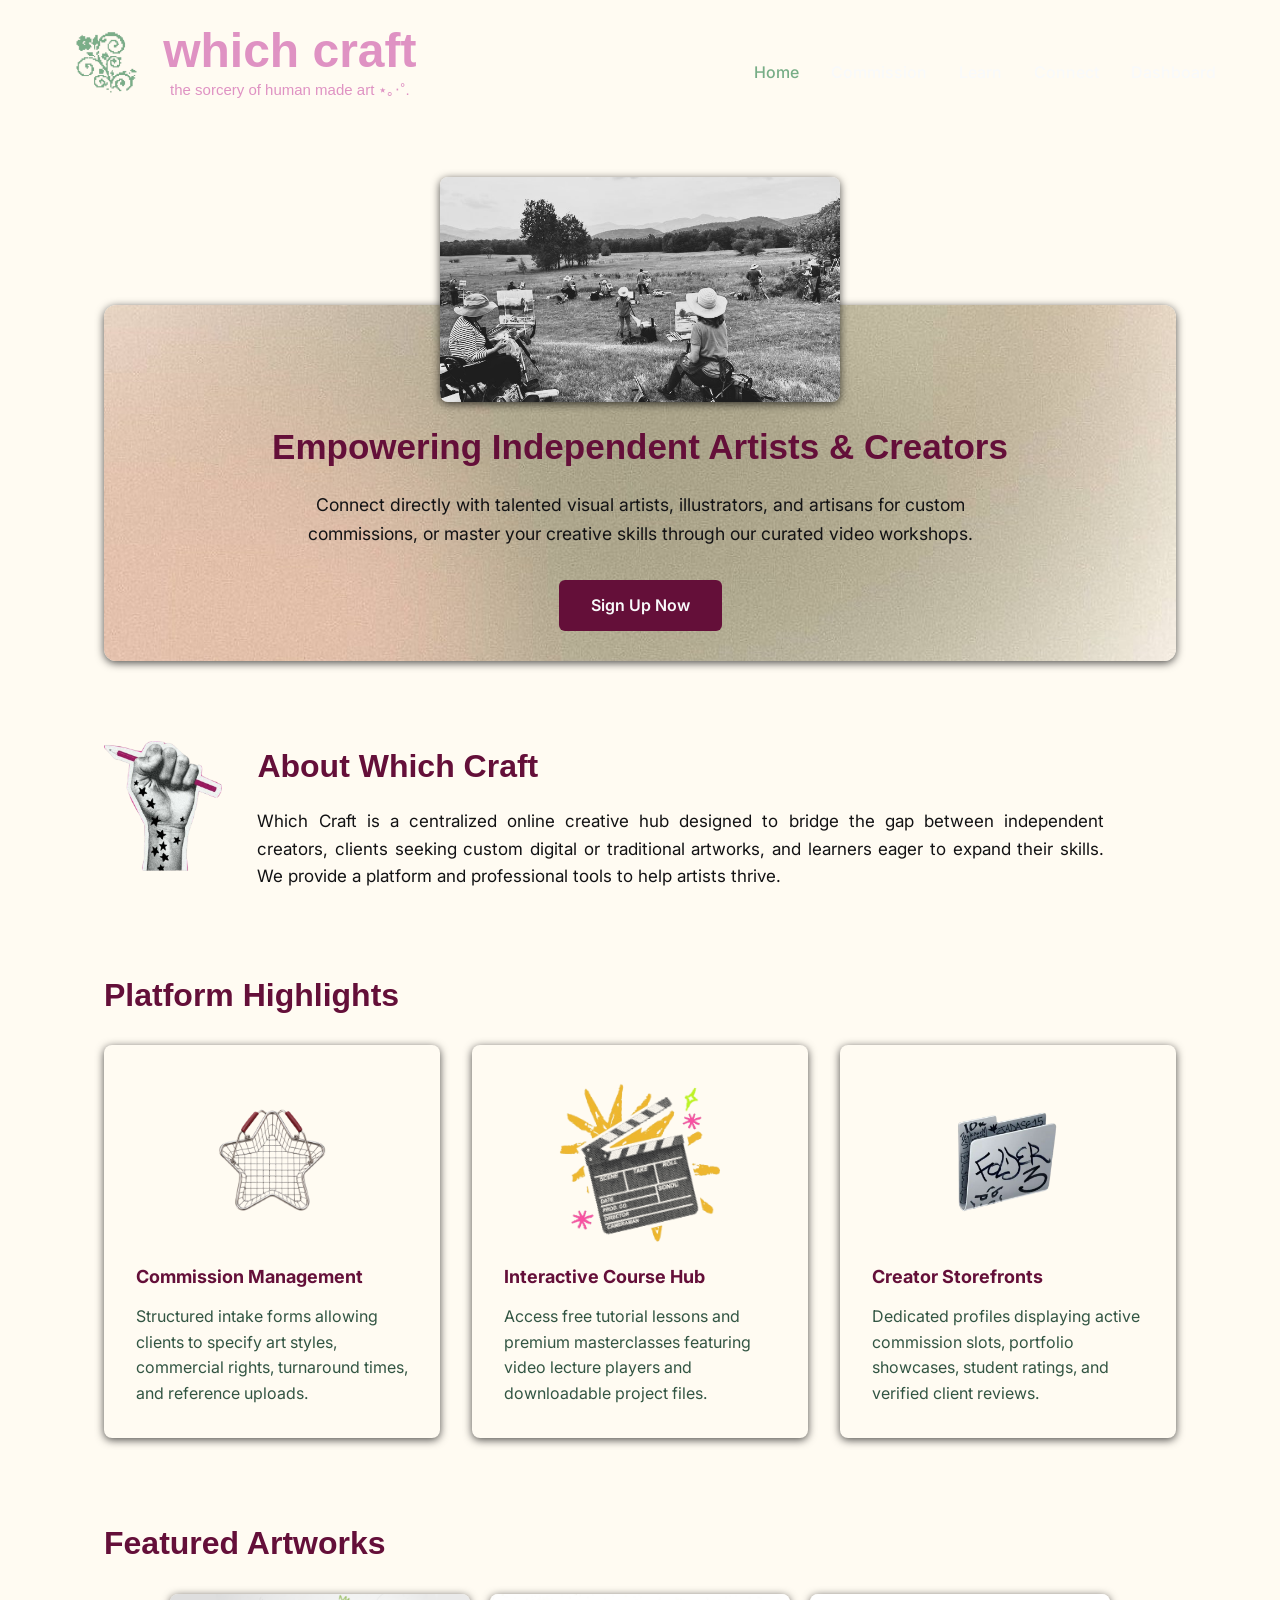
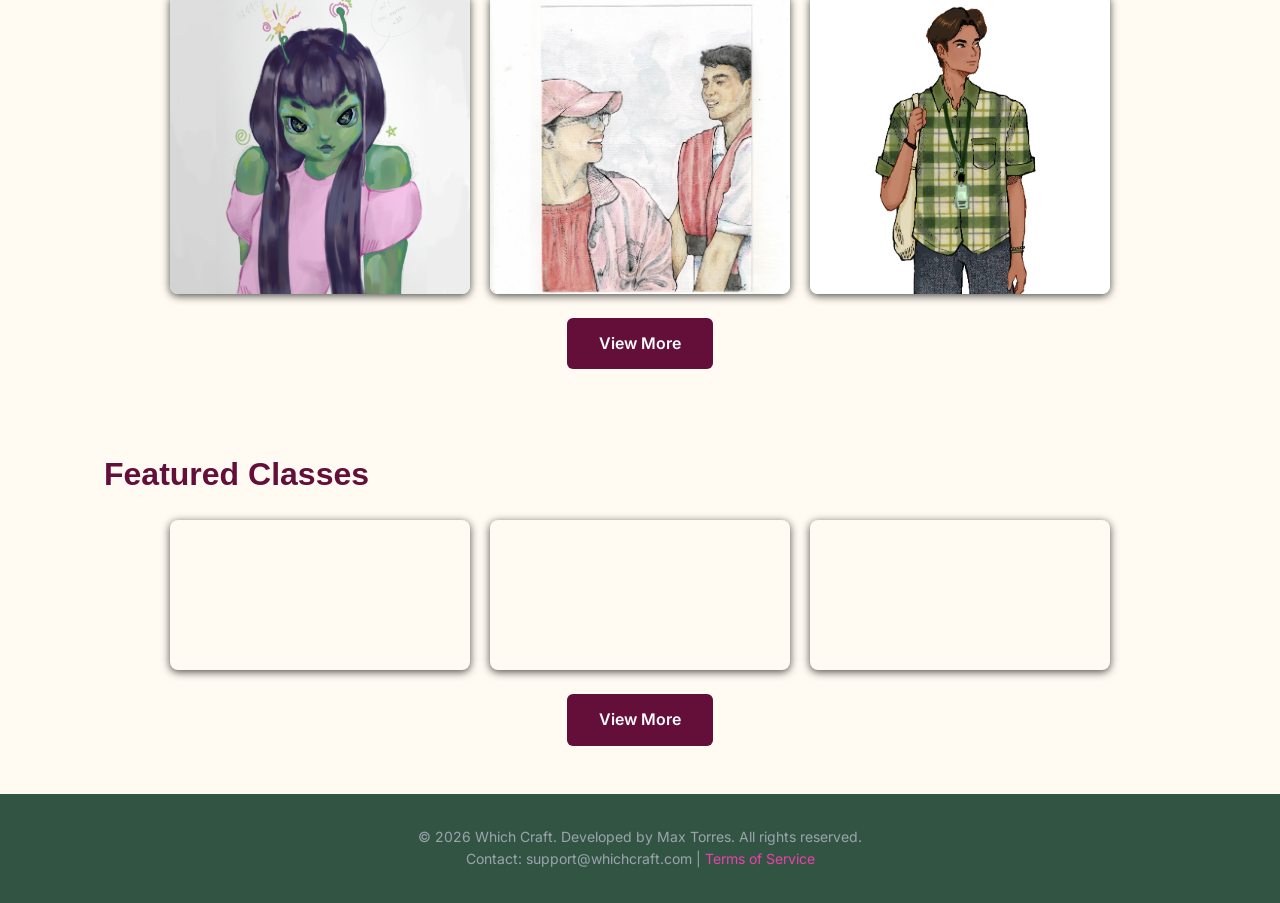
<file: index.html>
<!DOCTYPE html>
<html lang="en">
<head>
    <meta charset="UTF-8">
    <meta name="viewport" content="width=device-width, initial-scale=1.0">
    <title>Which Craft</title>
    
    <link rel="preconnect" href="https://fonts.googleapis.com">
    <link rel="preconnect" href="https://fonts.gstatic.com" crossorigin>
    <link href="https://fonts.googleapis.com/css2?family=Inter:ital,opsz,wght@0,14..32,100..900;1,14..32,100..900&family=Montserrat:ital,wght@0,100..900;1,100..900&display=swap" rel="stylesheet">

    <link rel="preconnect" href="https://fonts.googleapis.com">
    <link rel="preconnect" href="https://fonts.gstatic.com" crossorigin>
    <link href="https://fonts.googleapis.com/css2?family=Inter:ital,opsz,wght@0,14..32,100..900;1,14..32,100..900&family=Montserrat:ital,wght@0,100..900;1,100..900&family=Redaction+35:ital,wght@0,400;0,700;1,400&display=swap" rel="stylesheet">

    <link rel="stylesheet" href="css/style.css">
</head>

<body>
    <header>

        <div class="container">
            <img src="images/pixel.png" height="70" alt="which craft logo">
            <div class="words">
                <div class="logo">which craft</div>
                <p>the sorcery of human made art ⋆｡‧˚.</p>
            </div>
        </div>

        <nav>
            <ul>
                <li><a href="index.html" class="active">Home</a></li>
                <li><a href="commission.html">Commission</a> <!--hire an artist, scroll through portfolios and then message them--></li>
                <li><a href="learn.html">Learn</a> <!--learn from an artist (watch their offered courses)--></li>
                <li><a href="connect.html">Connect</a></li> <!--join the community (set up your account as an artist)--></li>
                <li><a href="dashboard.html">Dashboard</a> <!--manage your comissions, orders, or courses, and profile--></li>
            </ul>
        </nav>

    </header>

    <!-- Main Content -->
    <main>
        
        <!-- hero section -->
        <section class="hero">
            <img src="images/artists.jpg" alt="image of artists" class="hero-img">
            <h1>Empowering Independent Artists & Creators</h1>
            <p>Connect directly with talented visual artists, illustrators, and artisans for custom commissions, or master your creative skills through our curated video workshops.</p>
            <a href="connect.html" class="cta-button">Sign Up Now</a>
        </section>
        

        <!-- business overview? -->
        <section class="about">
            <img src="images/moxie.png" alt="hand icon" class="about-img">
            <h2>About Which Craft</h2>
                <p>Which Craft is a centralized online creative hub designed to bridge the gap between independent creators, clients seeking custom digital or traditional artworks, and learners eager to expand their skills. We provide a platform and professional tools to help artists thrive.</p>
            </section>
        

        <section class="highlights">

            <h2>Platform Highlights</h2>

            <div class="feature-grid">
                <div class="feature-card card1">
                    <img src="images/star-basket.png" alt="basket icon" class="card1-img">
                    <h3>Commission Management</h3>
                    <p>Structured intake forms allowing clients to specify art styles, commercial rights, turnaround times, and reference uploads.</p>
                </div>

                <div class="feature-card card2">
                    <img src="images/clapper.png" alt="courses icon" class="card2-img">
                    <h3>Interactive Course Hub</h3>
                    <p>Access free tutorial lessons and premium masterclasses featuring video lecture players and downloadable project files.</p>
                </div>

                <div class="feature-card card3">
                    <img src="images/folder.png" alt="storefront icon" class="card3-img">
                    <h3>Creator Storefronts</h3>
                    <p>Dedicated profiles displaying active commission slots, portfolio showcases, student ratings, and verified client reviews.</p>
                </div>
            </div>
        </section>
        

        <section class="gallery-preview">
            <h2>Featured Artworks</h2>
            <div class="gallery">
                <figure class="artwork-card">
                    <img src="images/matchaaa.png" alt="Digital illustration showcase." class="img1">
                    <figcaption class="artwork-caption">
                        <span class="artwork-title">Matcha</span>
                        <span class="artwork-medium">mixed: trad lineart and digi rendering.</span>
                        <span class="artwork-artist">by max</span>
                    </figcaption>
                </figure>

                <figure class="artwork-card">
                    <img src="images/date.jpg" alt="Digital illustration showcase." class="img2">
                    <figcaption class="artwork-caption">
                        <span class="artwork-title">Afternoon Date</span>
                        <span class="artwork-medium">trad: watercolor, pens, colored pencils</span>
                        <span class="artwork-artist">by max</span>
                    </figcaption>
                </figure>

                <figure class="artwork-card">
                    <img src="images/moreno.png" alt="Digital illustration showcase." class="img3">
                    <figcaption class="artwork-caption">
                        <span class="artwork-title">Campus Walk</span>
                        <span class="artwork-medium">mixed: trad lineart and digi rendering.</span>
                        <span class="artwork-artist">by max</span>
                    </figcaption>
                </figure>
            </div>

            <div class="view-more">
                <a href="commission.html" class="cta-button view-more-btn">View More</a>
            </div>
        </section>


        <section class="course-preview">
            <h2>Featured Classes</h2>
            <div class="course">
                <iframe width="560" height="315" src="https://www.youtube.com/embed/XeIR7P82aPU?si=596kWppinb40qCy3" title="YouTube video player" frameborder="0" allow="accelerometer; autoplay; clipboard-write; encrypted-media; gyroscope; picture-in-picture; web-share" referrerpolicy="strict-origin-when-cross-origin" allowfullscreen></iframe>
                <iframe width="560" height="315" src="https://www.youtube.com/embed/UOC8ISSbFx0?si=-0Y8C9B5GnZvWqfp" title="YouTube video player" frameborder="0" allow="accelerometer; autoplay; clipboard-write; encrypted-media; gyroscope; picture-in-picture; web-share" referrerpolicy="strict-origin-when-cross-origin" allowfullscreen></iframe>
                <iframe width="560" height="315" src="https://www.youtube.com/embed/iOkqWYNOjJY?si=_VaJUX1a1qQ-y8oq" title="YouTube video player" frameborder="0" allow="accelerometer; autoplay; clipboard-write; encrypted-media; gyroscope; picture-in-picture; web-share" referrerpolicy="strict-origin-when-cross-origin" allowfullscreen></iframe>
            </div>

            <div class="view-more">
                <a href="learn.html" class="cta-button view-more-btn">View More</a>
            </div>

        </section>

    </main>

    <footer>
        <p>&copy; 2026 Which Craft. Developed by Max Torres. All rights reserved.</p>
        <p>Contact: support@whichcraft.com | <a href="#">Terms of Service</a></p>
    </footer>


</body>









</html>
</file>
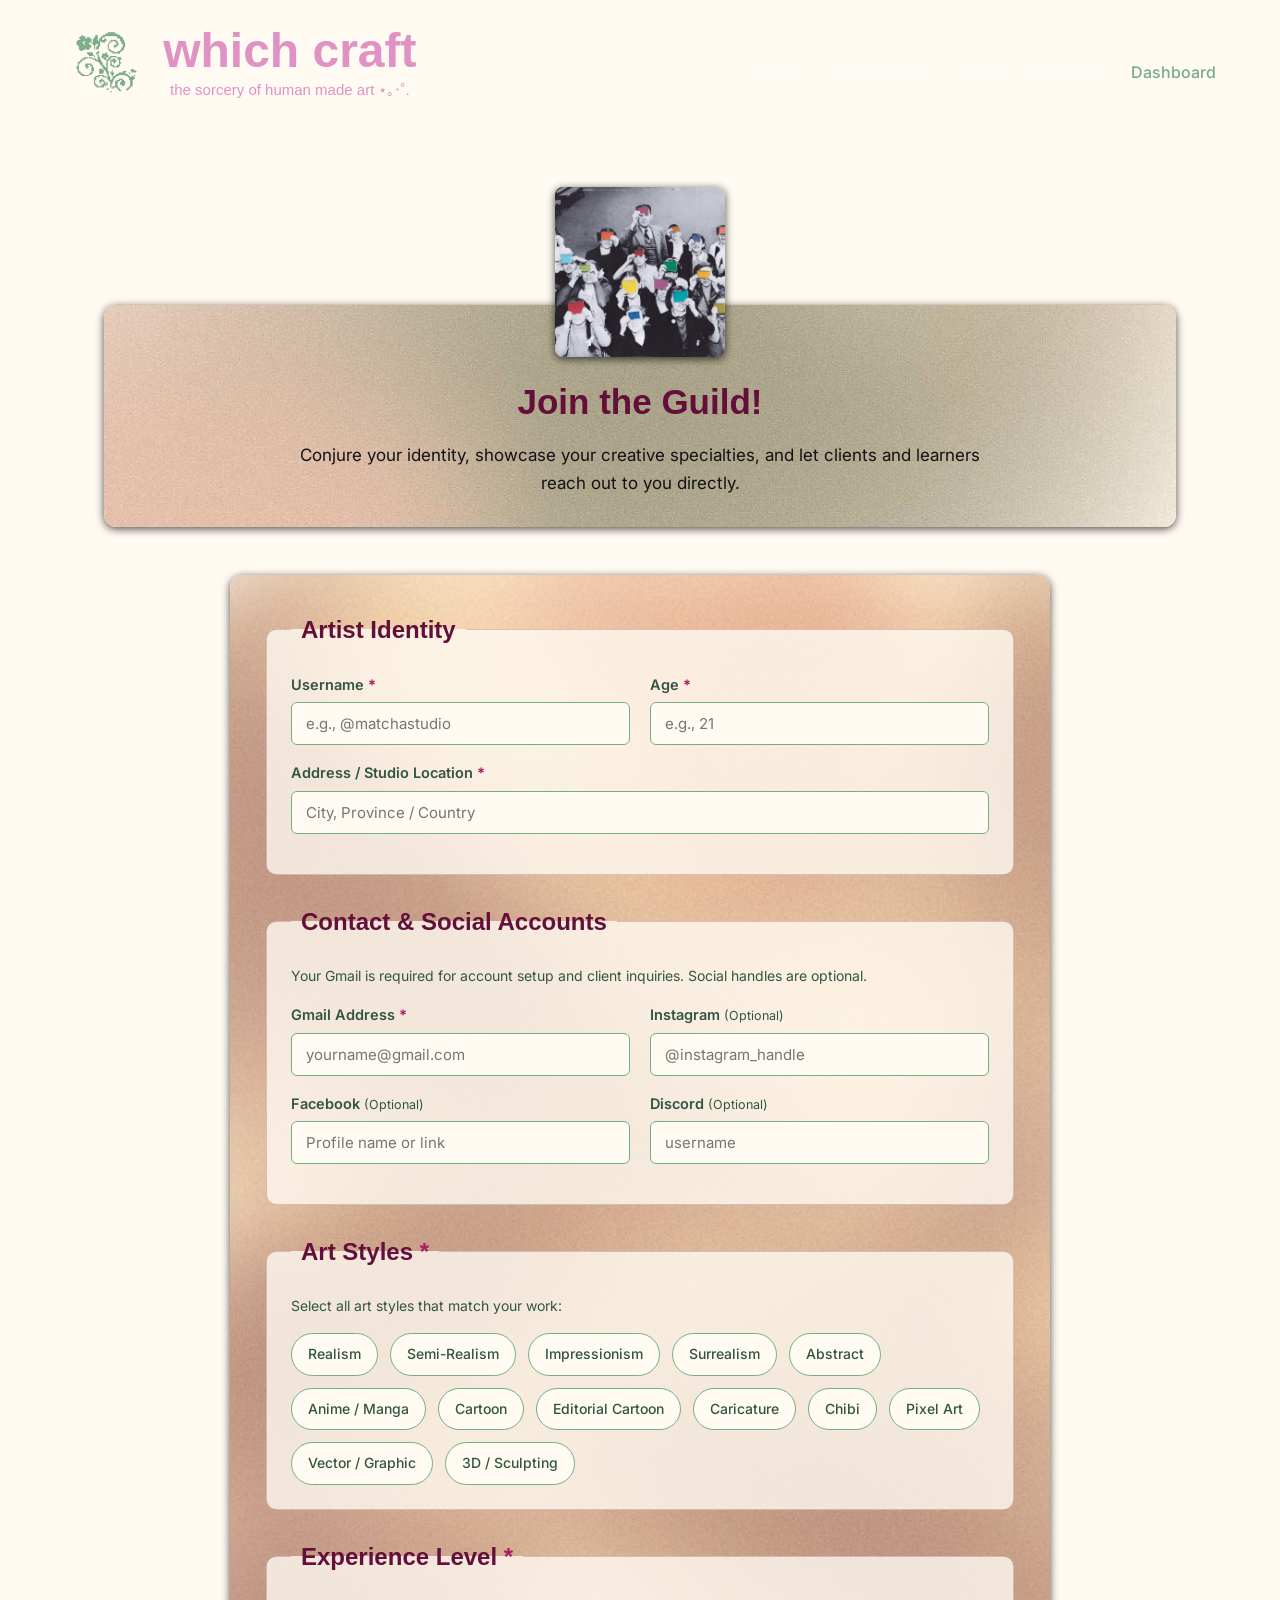
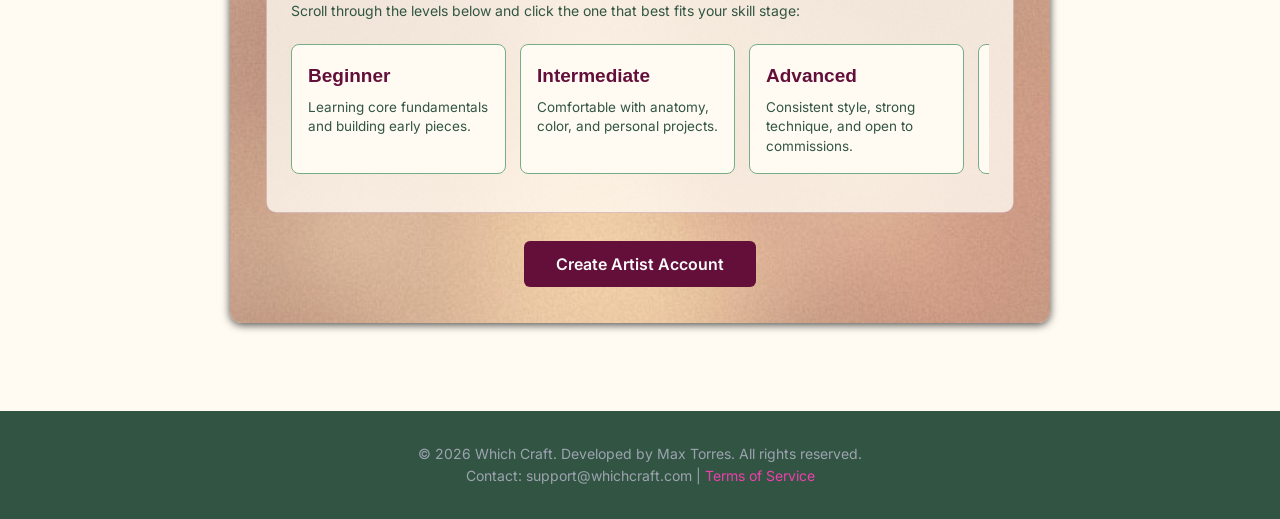
<file: connect.html>
<!DOCTYPE html>
<html lang="en">
<head>
    <meta charset="UTF-8">
    <meta name="viewport" content="width=device-width, initial-scale=1.0">
    <title>Connect — Which Craft</title>

    <link rel="preconnect" href="https://fonts.googleapis.com">
    <link rel="preconnect" href="https://fonts.gstatic.com" crossorigin>
    <link href="https://fonts.googleapis.com/css2?family=Inter:ital,opsz,wght@0,14..32,100..900;1,14..32,100..900&family=Montserrat:ital,wght@0,100..900;1,100..900&family=Redaction+35:ital,wght@0,400;0,700;1,400&display=swap" rel="stylesheet">

    <link rel="stylesheet" href="css/style.css">
    <link rel="stylesheet" href="css/connect.css">
</head>


<body>
    <header>
        <div class="container">
            <img src="images/pixel.png" height="70" alt="which craft logo">
            <div class="words">
                <div class="logo">which craft</div>
                <p>the sorcery of human made art ⋆｡‧˚.</p>
            </div>
        </div>

        <nav>
            <ul>
                <li><a href="index.html">Home</a></li>
                <li><a href="commission.html">Commission</a></li>
                <li><a href="learn.html">Learn</a></li>
                <li><a href="connect.html">Connect</a></li>
                <li><a href="dashboard.html" class="active">Dashboard</a></li>
            </ul>
        </nav>
    </header>

    <main>
        <section class="connect-hero">
            <img src="images/crowd.jpg" alt="crowd" class="connect-hero-img">
            <h1>Join the Guild!</h1>
            <p>Conjure your identity, showcase your creative specialties, and let clients and learners reach out to you directly.</p>
            
        </section>

        <section class="signup-section">
            <form class="artist-form" action="#" method="post">

                <!-- Basic Artist Information -->
                <fieldset class="form-group-block">
                    <legend>Artist Identity</legend>

                    <div class="form-row">
                        <div class="form-field">
                            <label for="artistUsername">Username <span class="required">*</span></label>
                            <input type="text" id="artistUsername" name="username" placeholder="e.g., @matchastudio" required>
                        </div>

                        <div class="form-field">
                            <label for="artistAge">Age <span class="required">*</span></label>
                            <input type="number" id="artistAge" name="age" min="13" max="120" placeholder="e.g., 21" required>
                        </div>
                    </div>

                    <div class="form-field">
                        <label for="artistAddress">Address / Studio Location <span class="required">*</span></label>
                        <input type="text" id="artistAddress" name="address" placeholder="City, Province / Country" required>
                    </div>
                </fieldset>

                <!-- Contact & Social Accounts -->
                <fieldset class="form-group-block">
                    <legend>Contact & Social Accounts</legend>
                    <p class="field-hint">Your Gmail is required for account setup and client inquiries. Social handles are optional.</p>

                    <div class="form-row">
                        <div class="form-field">
                            <label for="artistGmail">Gmail Address <span class="required">*</span></label>
                            <input type="email" id="artistGmail" name="gmail" placeholder="yourname@gmail.com" pattern=".+@gmail\.com" title="Please enter a valid @gmail.com address" required>
                        </div>

                        <div class="form-field">
                            <label for="artistInstagram">Instagram <span class="optional">(Optional)</span></label>
                            <input type="text" id="artistInstagram" name="instagram" placeholder="@instagram_handle">
                        </div>
                    </div>

                    <div class="form-row">
                        <div class="form-field">
                            <label for="artistFacebook">Facebook <span class="optional">(Optional)</span></label>
                            <input type="text" id="artistFacebook" name="facebook" placeholder="Profile name or link">
                        </div>

                        <div class="form-field">
                            <label for="artistDiscord">Discord <span class="optional">(Optional)</span></label>
                            <input type="text" id="artistDiscord" name="discord" placeholder="username">
                        </div>
                    </div>
                </fieldset>

                <!-- Art Styles (Checkbox Options Only) -->
                <fieldset class="form-group-block">
                    <legend>Art Styles <span class="required">*</span></legend>
                    <p class="field-hint">Select all art styles that match your work:</p>

                    <div class="style-options">
                        <label class="style-chip">
                            <input type="checkbox" name="artstyles" value="realism">
                            <span>Realism</span>
                        </label>

                        <label class="style-chip">
                            <input type="checkbox" name="artstyles" value="semi-realism">
                            <span>Semi-Realism</span>
                        </label>

                        <label class="style-chip">
                            <input type="checkbox" name="artstyles" value="impressionism">
                            <span>Impressionism</span>
                        </label>
                        
                        <label class="style-chip">
                            <input type="checkbox" name="artstyles" value="surrealism">
                            <span>Surrealism</span>
                        </label>
                        
                        <label class="style-chip">
                            <input type="checkbox" name="artstyles" value="abstract">
                            <span>Abstract</span>
                        </label>
                        
                        <label class="style-chip">
                            <input type="checkbox" name="artstyles" value="anime">
                            <span>Anime / Manga</span>
                        </label>

                        <label class="style-chip">
                            <input type="checkbox" name="artstyles" value="cartoon">
                            <span>Cartoon</span>
                        </label>
                        
                        <label class="style-chip">
                            <input type="checkbox" name="artstyles" value="edcart">
                            <span>Editorial Cartoon</span>
                        </label>

                        <label class="style-chip">
                            <input type="checkbox" name="artstyles" value="caricature">
                            <span>Caricature</span>
                        </label>
                        
                        <label class="style-chip">
                            <input type="checkbox" name="artstyles" value="chibi">
                            <span>Chibi</span>
                        </label>

                        <label class="style-chip">
                            <input type="checkbox" name="artstyles" value="pixel-art">
                            <span>Pixel Art</span>
                        </label>

                        <label class="style-chip">
                            <input type="checkbox" name="artstyles" value="vector">
                            <span>Vector / Graphic</span>
                        </label>

                        <label class="style-chip">
                            <input type="checkbox" name="artstyles" value="3d">
                            <span>3D / Sculpting</span>
                        </label>
                    </div>
                </fieldset>

                <!-- Experience Level (Scrollable Option Selector) -->
                <fieldset class="form-group-block">
                    <legend>Experience Level <span class="required">*</span></legend>
                    <p class="field-hint">Scroll through the levels below and click the one that best fits your skill stage:</p>

                    <div class="level-scroller" role="radiogroup" aria-label="Experience Level">
                        <label class="level-option">
                            <input type="radio" name="experience" value="beginner" required>
                            <div class="level-card">
                                <strong>Beginner</strong>
                                <span>Learning core fundamentals and building early pieces.</span>
                            </div>
                        </label>

                        <label class="level-option">
                            <input type="radio" name="experience" value="intermediate">
                            <div class="level-card">
                                <strong>Intermediate</strong>
                                <span>Comfortable with anatomy, color, and personal projects.</span>
                            </div>
                        </label>

                        <label class="level-option">
                            <input type="radio" name="experience" value="advanced">
                            <div class="level-card">
                                <strong>Advanced</strong>
                                <span>Consistent style, strong technique, and open to commissions.</span>
                            </div>
                        </label>

                        <label class="level-option">
                            <input type="radio" name="experience" value="experienced">
                            <div class="level-card">
                                <strong>Experienced</strong>
                                <span>Track record of completed client work and custom orders.</span>
                            </div>
                        </label>

                        <label class="level-option">
                            <input type="radio" name="experience" value="professional">
                            <div class="level-card">
                                <strong>Professional</strong>
                                <span>Commercial / industry experience or teaching masterclasses.</span>
                            </div>
                        </label>
                    </div>
                </fieldset>

                <div class="form-actions">
                    <button type="submit" class="cta-button">Create Artist Account</button>
                </div>

            </form>
        </section>
    </main>

    <footer>
        <p>&copy; 2026 Which Craft. Developed by Max Torres. All rights reserved.</p>
        <p>Contact: support@whichcraft.com | <a href="#">Terms of Service</a></p>
    </footer>

</body>
</html>
</file>
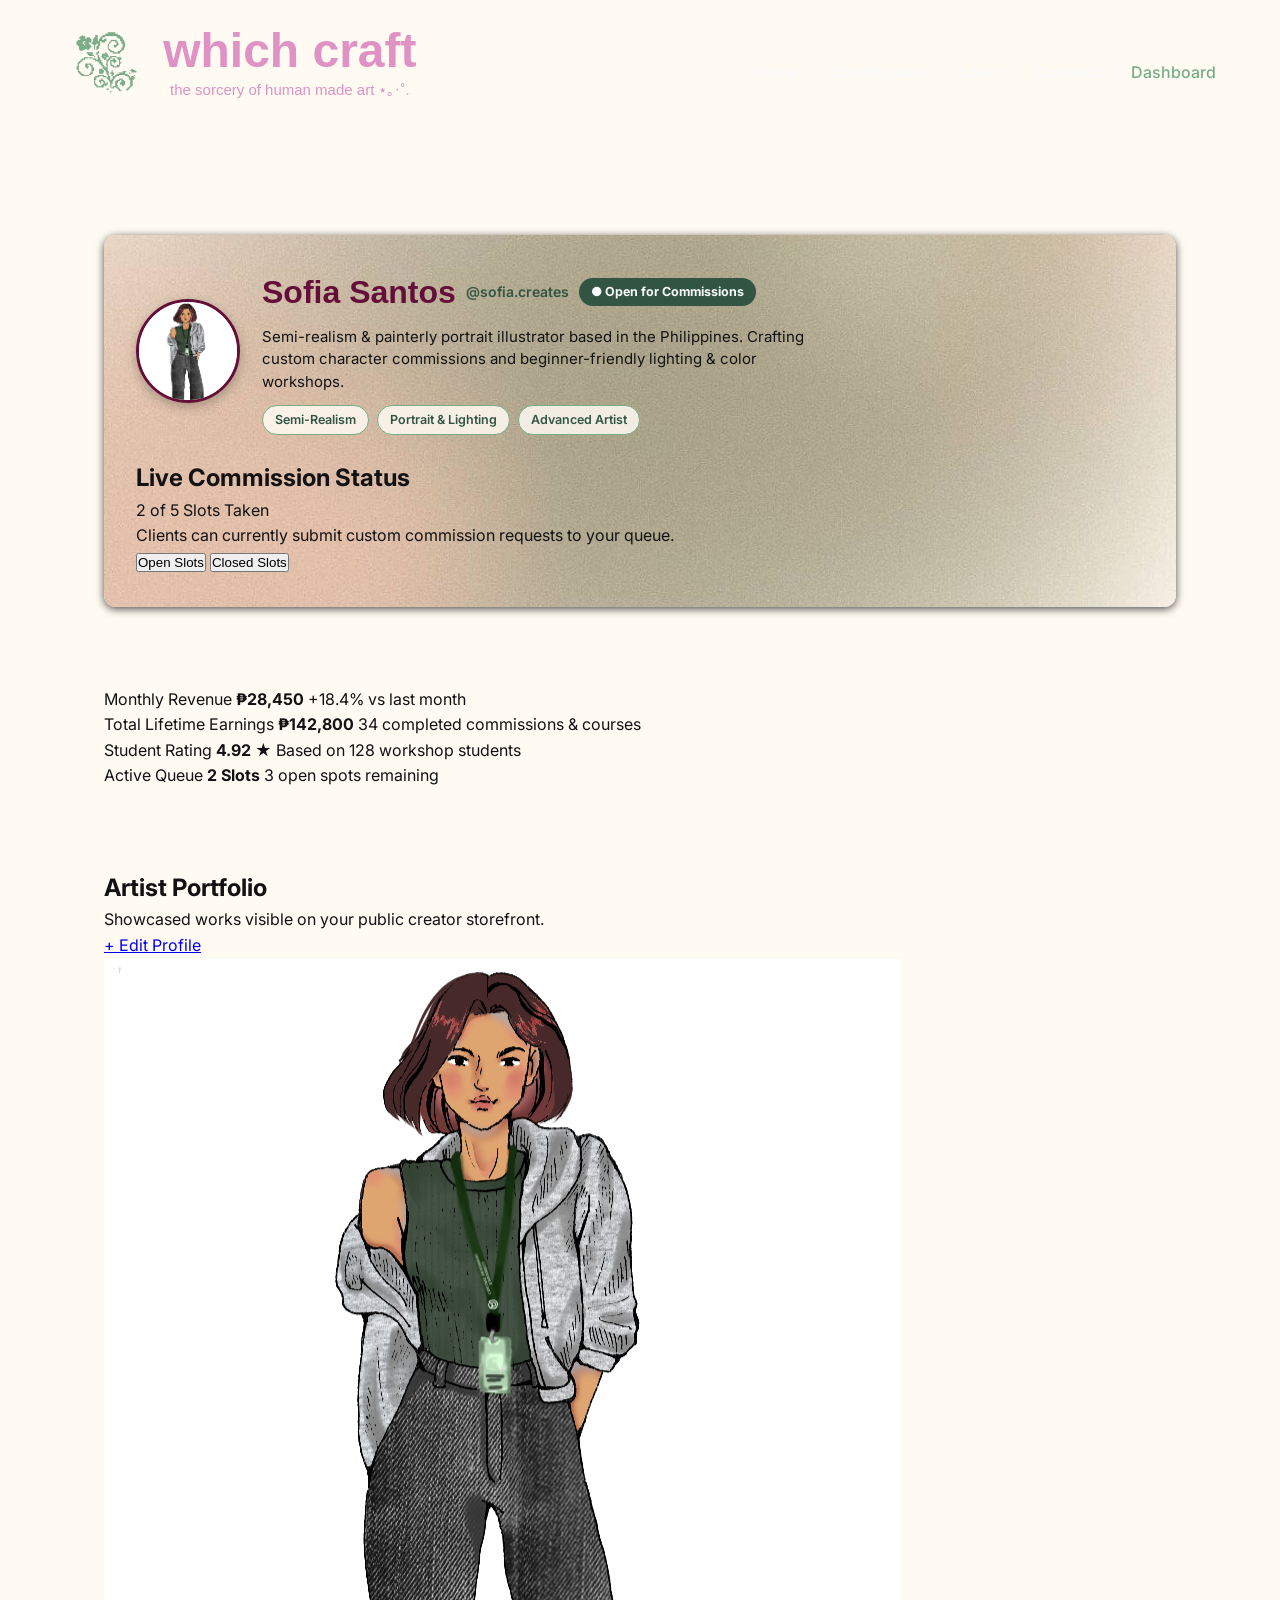
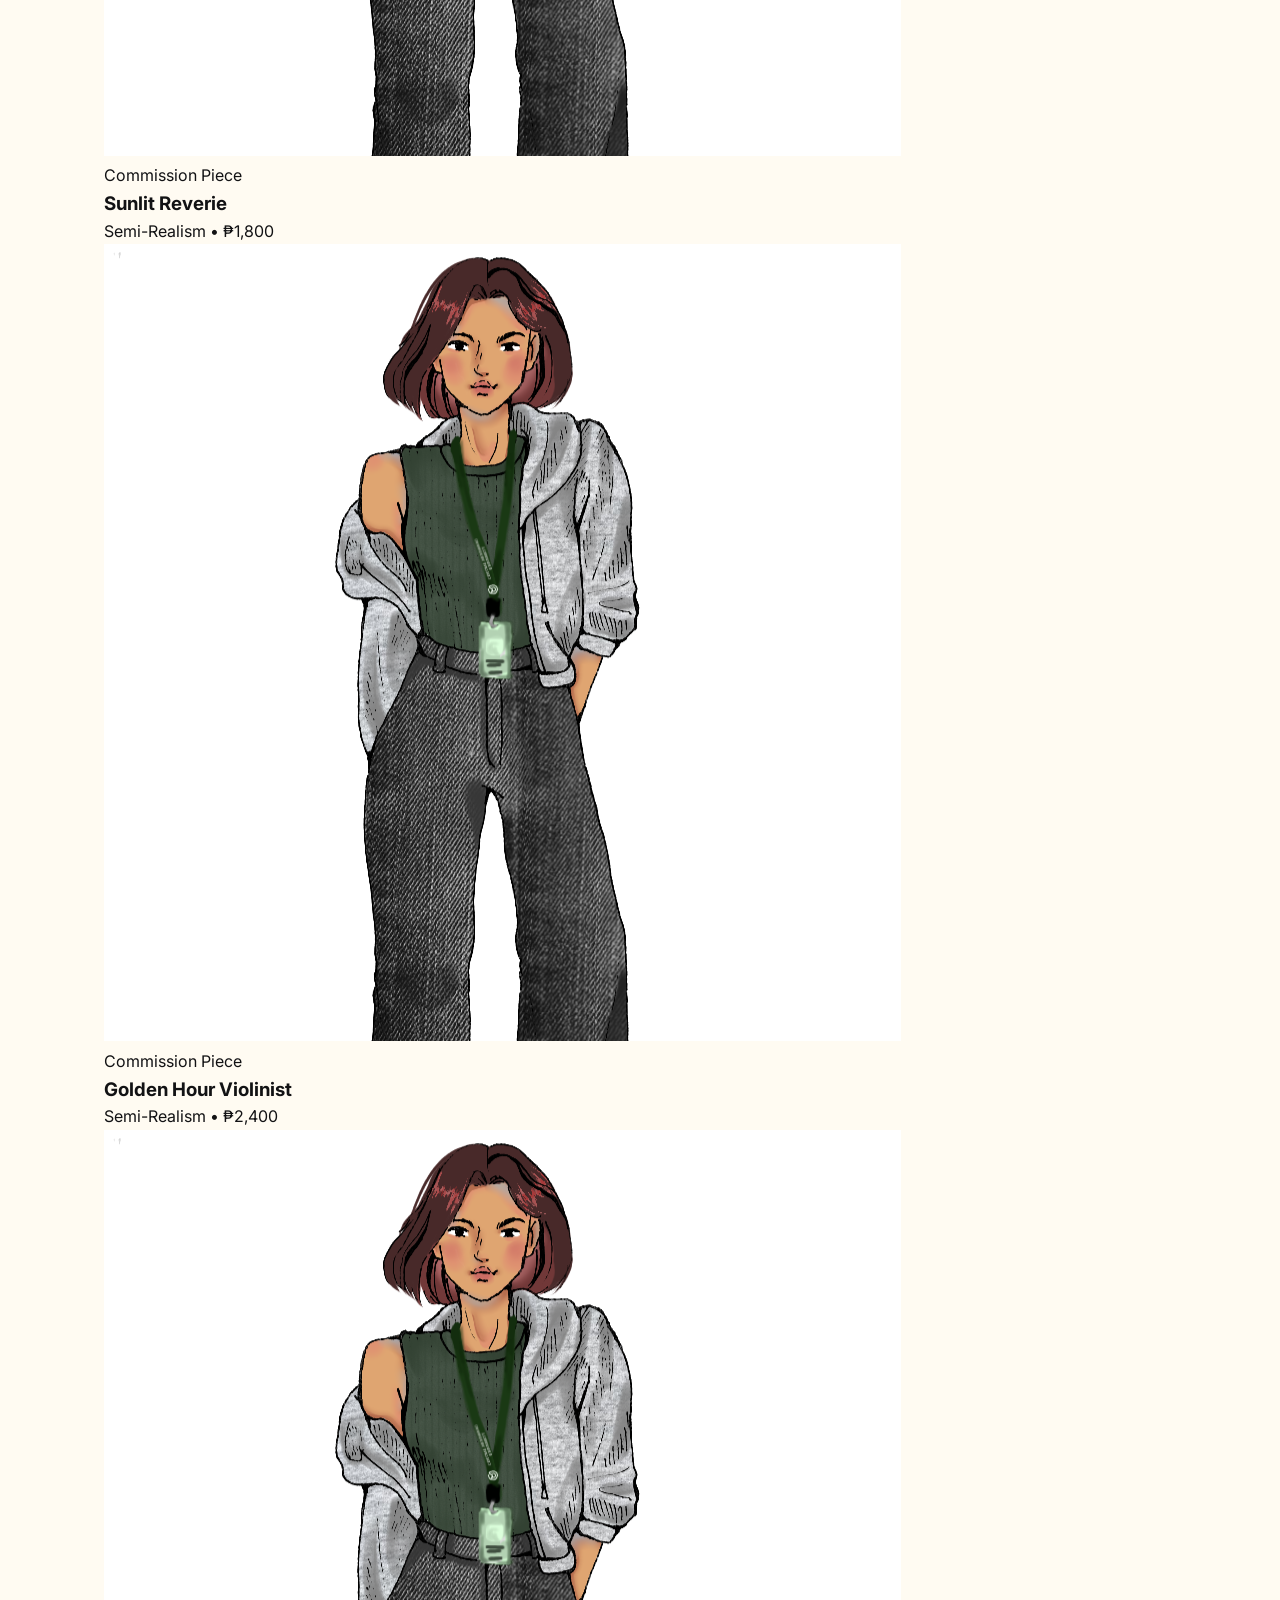
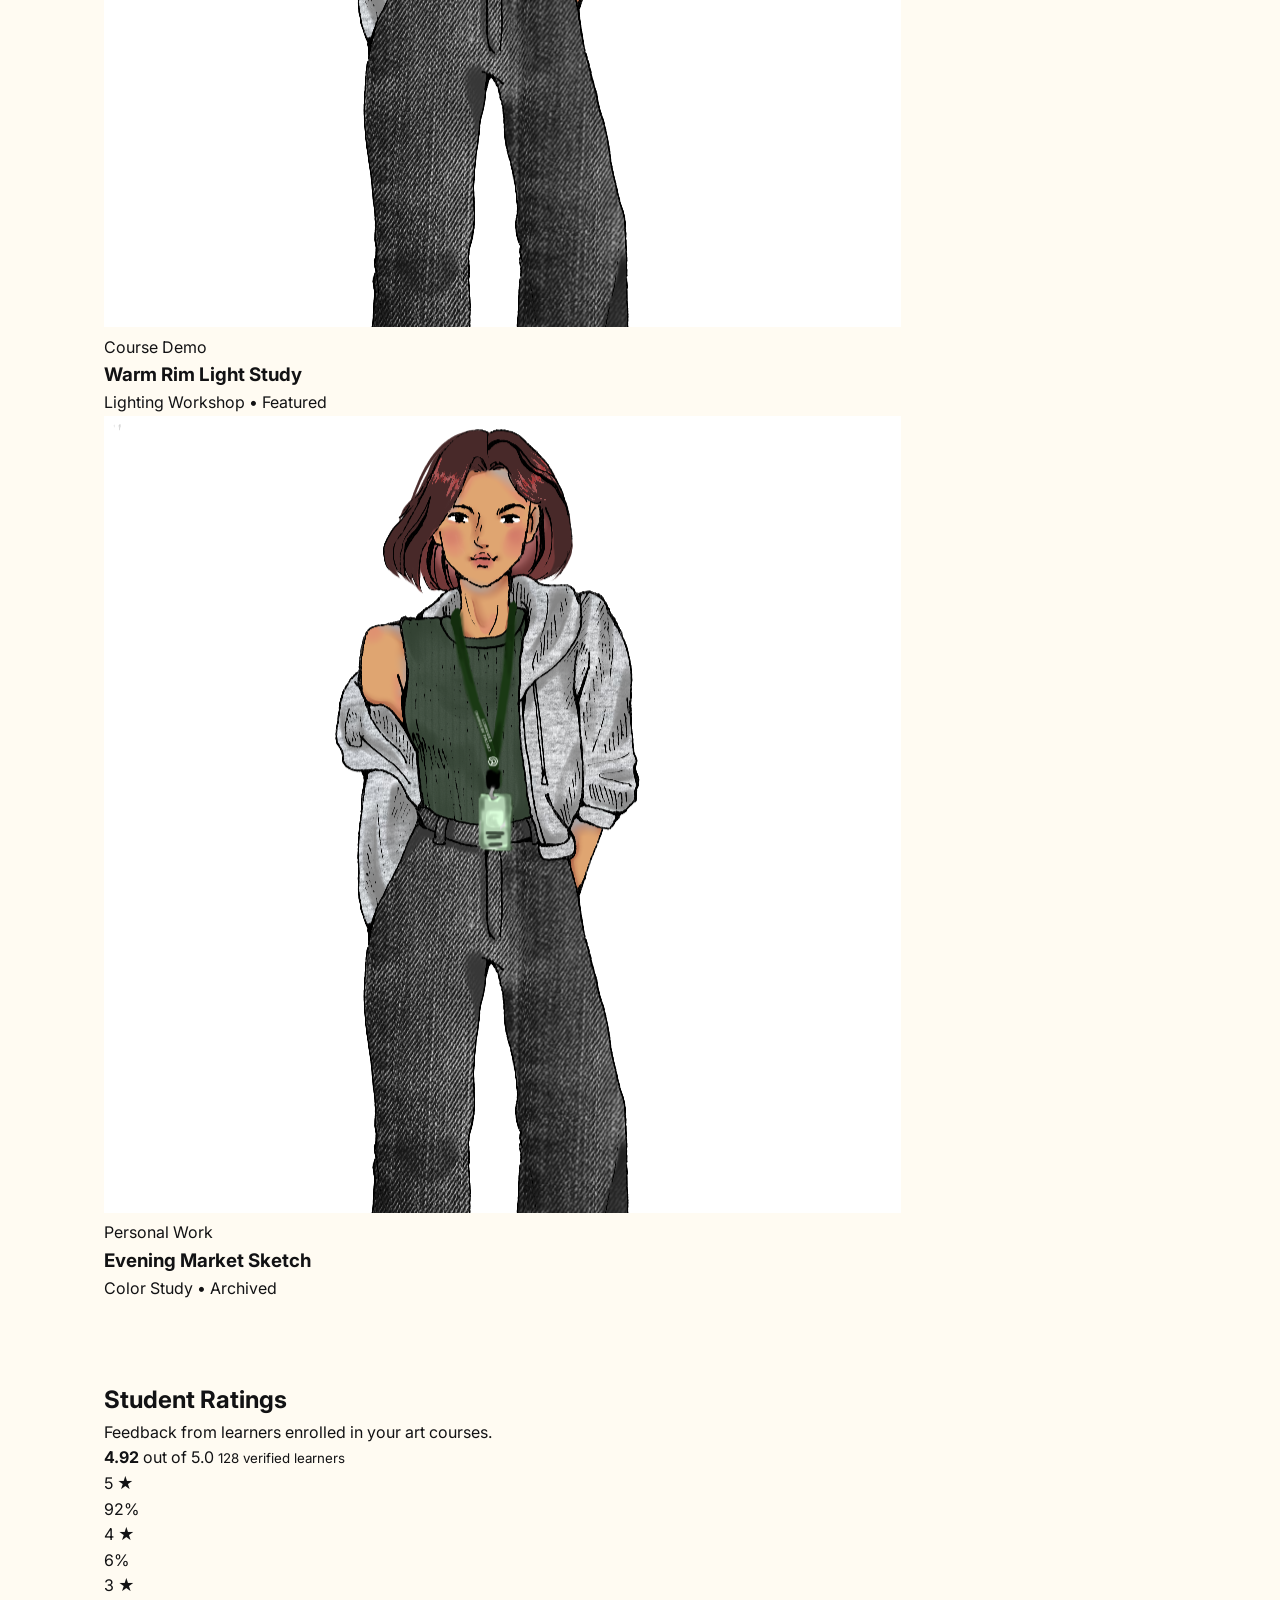
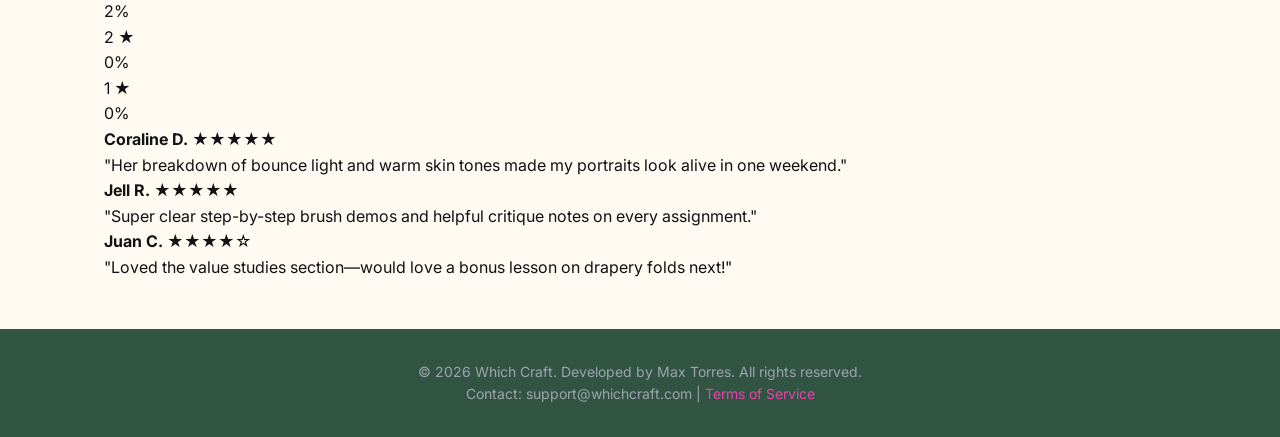
<file: dashboard.html>
<!DOCTYPE html>
<html lang="en">
<head>
    <meta charset="UTF-8">
    <meta name="viewport" content="width=device-width, initial-scale=1.0">
    <title>Creator Dashboard — Which Craft</title>

    <link rel="preconnect" href="https://fonts.googleapis.com">
    <link rel="preconnect" href="https://fonts.gstatic.com" crossorigin>
    <link href="https://fonts.googleapis.com/css2?family=Inter:ital,opsz,wght@0,14..32,100..900;1,14..32,100..900&family=Montserrat:ital,wght@0,100..900;1,100..900&family=Redaction+35:ital,wght@0,400;0,700;1,400&display=swap" rel="stylesheet">

    <link rel="stylesheet" href="css/style.css">
    <link rel="stylesheet" href="css/dashboard.css">
</head>
<body>

    <header>
        <div class="container">
            <img src="images/pixel.png" height="70" alt="which craft logo">
            <div class="words">
                <div class="logo">which craft</div>
                <p>the sorcery of human made art ⋆｡‧˚.</p>
            </div>
        </div>

        <nav>
            <ul>
                <li><a href="index.html">Home</a></li>
                <li><a href="commission.html">Commission</a></li>
                <li><a href="learn.html">Learn</a></li>
                <li><a href="connect.html">Connect</a></li>
                <li><a href="dashboard.html" class="active">Dashboard</a></li>
            </ul>
        </nav>
    </header>

    <main>
        <!-- Creator Profile & Live Commission Status Banner -->
        <section class="storefront-banner">
            <div class="creator-profile-header">
                <img src="images/morena.png" alt="Sofia Santos creator avatar" class="creator-avatar">

                <div class="creator-identity">
                    <div class="creator-title-row">
                        <h1>Sofia Santos</h1>
                        <span class="creator-handle">@sofia.creates</span>
                        <span class="commission-status-badge is-open" id="statusBadge">● Open for Commissions</span>
                    </div>
                    <p class="creator-bio">
                        Semi-realism &amp; painterly portrait illustrator based in the Philippines. Crafting custom character commissions and beginner-friendly lighting &amp; color workshops.
                    </p>
                    <div class="creator-tags">
                        <span>Semi-Realism</span>
                        <span>Portrait &amp; Lighting</span>
                        <span>Advanced Artist</span>
                    </div>
                </div>
            </div>

            <!-- Live Commission Slot Toggle -->
            <div class="commission-toggle-card">
                <div class="toggle-header">
                    <h2>Live Commission Status</h2>
                    <span class="slot-counter" id="slotCounter">2 of 5 Slots Taken</span>
                </div>
                <p class="toggle-subtext" id="statusMessage">
                    Clients can currently submit custom commission requests to your queue.
                </p>
                <div class="status-switch-group" role="group" aria-label="Commission availability status">
                    <button type="button" class="status-btn active-open" id="setOpenBtn">Open Slots</button>
                    <button type="button" class="status-btn" id="setClosedBtn">Closed Slots</button>
                </div>
            </div>
        </section>

        <!-- Revenue & Student Rating Stats -->
        <section class="stats-overview" aria-label="Creator statistics">
            <article class="stat-card">
                <span class="stat-label">Monthly Revenue</span>
                <strong class="stat-value">₱28,450</strong>
                <span class="stat-delta positive">+18.4% vs last month</span>
            </article>

            <article class="stat-card">
                <span class="stat-label">Total Lifetime Earnings</span>
                <strong class="stat-value">₱142,800</strong>
                <span class="stat-delta">34 completed commissions &amp; courses</span>
            </article>

            <article class="stat-card">
                <span class="stat-label">Student Rating</span>
                <strong class="stat-value">4.92 ★</strong>
                <span class="stat-delta positive">Based on 128 workshop students</span>
            </article>

            <article class="stat-card">
                <span class="stat-label">Active Queue</span>
                <strong class="stat-value" id="activeQueueCount">2 Slots</strong>
                <span class="stat-delta" id="queueSubtext">3 open spots remaining</span>
            </article>
        </section>

        <!-- Portfolio & Student Feedback Split -->
        <div class="dashboard-main-grid">

            <!-- Artist Portfolio -->
            <section class="dashboard-panel portfolio-panel" aria-labelledby="portfolioHeading">
                <div class="panel-header">
                    <div>
                        <h2 id="portfolioHeading">Artist Portfolio</h2>
                        <p>Showcased works visible on your public creator storefront.</p>
                    </div>
                    <a href="connect.html" class="panel-action-link">+ Edit Profile</a>
                </div>

                <div class="portfolio-grid">
                    <article class="portfolio-card">
                        <img src="images/morena.png" alt="Sunlit Reverie artwork">
                        <div class="portfolio-card-body">
                            <span class="mini-tag">Commission Piece</span>
                            <h3>Sunlit Reverie</h3>
                            <p class="piece-meta">Semi-Realism • ₱1,800</p>
                        </div>
                    </article>

                    <article class="portfolio-card">
                        <img src="images/morena.png" alt="Golden Hour Violinist artwork">
                        <div class="portfolio-card-body">
                            <span class="mini-tag">Commission Piece</span>
                            <h3>Golden Hour Violinist</h3>
                            <p class="piece-meta">Semi-Realism • ₱2,400</p>
                        </div>
                    </article>

                    <article class="portfolio-card">
                        <img src="images/morena.png" alt="Warm Rim Light Study artwork">
                        <div class="portfolio-card-body">
                            <span class="mini-tag">Course Demo</span>
                            <h3>Warm Rim Light Study</h3>
                            <p class="piece-meta">Lighting Workshop • Featured</p>
                        </div>
                    </article>

                    <article class="portfolio-card">
                        <img src="images/morena.png" alt="Evening Market Sketch artwork">
                        <div class="portfolio-card-body">
                            <span class="mini-tag">Personal Work</span>
                            <h3>Evening Market Sketch</h3>
                            <p class="piece-meta">Color Study • Archived</p>
                        </div>
                    </article>
                </div>
            </section>

            <!-- Ratings & Recent Reviews -->
            <section class="dashboard-panel ratings-panel" aria-labelledby="ratingsHeading">
                <div class="panel-header">
                    <div>
                        <h2 id="ratingsHeading">Student Ratings</h2>
                        <p>Feedback from learners enrolled in your art courses.</p>
                    </div>
                </div>

                <div class="rating-summary-box">
                    <div class="rating-score-big">
                        <strong>4.92</strong>
                        <span>out of 5.0</span>
                        <small>128 verified learners</small>
                    </div>

                    <div class="rating-bars">
                        <div class="rating-bar-row">
                            <span>5 ★</span>
                            <div class="bar-track"><div class="bar-fill" style="width: 92%;"></div></div>
                            <span>92%</span>
                        </div>
                        <div class="rating-bar-row">
                            <span>4 ★</span>
                            <div class="bar-track"><div class="bar-fill" style="width: 6%;"></div></div>
                            <span>6%</span>
                        </div>
                        <div class="rating-bar-row">
                            <span>3 ★</span>
                            <div class="bar-track"><div class="bar-fill" style="width: 2%;"></div></div>
                            <span>2%</span>
                        </div>
                        <div class="rating-bar-row">
                            <span>2 ★</span>
                            <div class="bar-track"><div class="bar-fill" style="width: 0%;"></div></div>
                            <span>0%</span>
                        </div>
                        <div class="rating-bar-row">
                            <span>1 ★</span>
                            <div class="bar-track"><div class="bar-fill" style="width: 0%;"></div></div>
                            <span>0%</span>
                        </div>
                    </div>
                </div>

                <div class="review-list">
                    <article class="review-item">
                        <div class="review-top">
                            <strong>Coraline D.</strong>
                            <span class="review-stars">★★★★★</span>
                        </div>
                        <p>"Her breakdown of bounce light and warm skin tones made my portraits look alive in one weekend."</p>
                    </article>

                    <article class="review-item">
                        <div class="review-top">
                            <strong>Jell R.</strong>
                            <span class="review-stars">★★★★★</span>
                        </div>
                        <p>"Super clear step-by-step brush demos and helpful critique notes on every assignment."</p>
                    </article>

                    <article class="review-item">
                        <div class="review-top">
                            <strong>Juan C.</strong>
                            <span class="review-stars">★★★★☆</span>
                        </div>
                        <p>"Loved the value studies section—would love a bonus lesson on drapery folds next!"</p>
                    </article>
                </div>
            </section>

        </div>
    </main>

    <footer>
        <p>&copy; 2026 Which Craft. Developed by Max Torres. All rights reserved.</p>
        <p>Contact: support@whichcraft.com | <a href="#">Terms of Service</a></p>
    </footer>


</body>
</html>
</file>
<file: css/style.css>
/* tabang tabang tabanggggg */

/* Color Palette:
   - Cream Background: #fffbf2
   - Dark Charcoal Text: #121214
   - Burgundy / Plum Accent: #640f39, #640f4c, #a81c62
   - Soft Pink Highlight: #df92c3
   - Bright Pink Link Accent: #ef3fac
   - Sage / Forest Green: #77ad86, #325543, #0d291a
   - Light & Muted Neutrals: #F9FAFB, #9CA3AF
*/



* {
    margin: 0;
    padding: 0;
    box-sizing: border-box;
}

body {
    background-image: linear-gradient(rgba(255, 251, 247, 0.77)), url("../images/field-bw.jpg");
    background-repeat: no-repeat;
    background-attachment: fixed;
    background-size: cover;

    background-color: #fffbf2;
    color: #121214;
    font-family: 'Inter', sans-serif;
    line-height: 1.6;
}


html,
body {
    overflow-x: clip;
    max-width: 100%;
}


/* Header & Navigation Styling */
header {
    position: sticky;
    z-index: 1000;
    top: 0;
    width: 100%;
    min-width: 100vw;
    

    background-image: linear-gradient(rgba(100, 15, 57, 0.5)), url(../images/burgundy.jpg);
    color: #F9FAFB;
    display: flex;
    justify-content: space-between;
    align-items: center;
    padding: 25px 5%;
    flex-wrap: wrap;
    margin-bottom: 50px;
}

html {
    scroll-behavior: smooth;
}

.container {
    display: flex;
    align-items: center;
    gap: 16px;
}

.words {
    display: flex;
    flex-direction: column;
    align-items: flex-start;
    align-items: center;
}

.words > p {
    font-family: 'Redaction 35', sans-serif;
    font-size: 15px;
    color:#df92c3
}

.logo {
    font-family: 'Redaction 35', sans-serif;
    font-size: 48px;
    font-weight: 800;
    color: #df92c3;
    line-height: 1.1;
    white-space: nowrap;
}

nav ul {
    list-style: none;
    display: flex;
    gap: 32px;
    flex-wrap: wrap;
    margin-top: 18px;
}

nav a {
    color: #F9FAFB;
    text-decoration: none;
    font-weight: 500;
    transition: color 0.3s ease;
}

nav a:hover,
nav a.active {
    color: #77ad86;
}


/* Main Content & Spacing */

main {
    padding: 48px 5%;
    max-width: 1200px;
    margin: 0 auto;
}

section {
    margin-top: 80px;
}


/* Hero Section Styling */

.hero {
    text-align: center;
    padding: 64px 32px;
    padding-top: 32px;
    padding-bottom: 30px;
    background-image: url("../images/soft-bg.jpg");
    background-size: cover;
    background-position: center;
    border-radius: 12px;
    color: #121214;
    box-shadow: 0 2px 8px rgba(0, 0, 0, 0.7);
}

.hero h1 {
    font-family: 'Redaction 35', sans-serif;
    font-size: 35px;
    font-weight: 800;
    color: #640f39;
    margin-bottom: 16px;
}

.hero p {
    font-size: 17.6px;
    max-width: 700px;
    margin: 0 auto 32px auto;
}

.hero-img {
    max-width: 400px;
    max-height: 400px;
    margin: 0;
    border-radius: 8px;
    margin-top: -160px;
    margin-bottom: 10px;
    box-shadow: 0 2px 8px rgba(0, 0, 0, 0.7);
}


/* CTA Button Styling */
.cta-button {
    display: inline-block;
    background-color: #640f39;
    color: #F9FAFB;
    padding: 13px 32px;
    border-radius: 6px;
    text-decoration: none;
    font-weight: 600;
    transition: background-color 0.3s ease, transform 0.2s ease;
}

.cta-button:hover {
    background-color: #a81c62;
    background-image: linear-gradient(rgba(255, 238, 219, 0.341)), url("../images/greendots.jpg");
    color: #0d291a;
    font-weight: 600;
    background-size: cover;
    transform: translateY(-7px);
}


/* About Section */

.about-img {
    float: left;
    margin-right: 35px;
    max-width: 130px;
    max-height: 130px;
}

.about h2,
.highlights h2,
.gallery-preview h2,
.course-preview h2 {
    font-family: 'Redaction 35', sans-serif;
    font-size: 32px;
    margin-bottom: 16px;
    color: #640f39;
}

.about p {
    font-size: 17px;
    max-width: 1000px;
    text-align: justify;
}

/* Key Features */
.feature-grid {
    display: flex;
    flex-wrap: wrap;
    justify-content: center;
    align-items: stretch;
    gap: 32px;
    margin-top: 24px;
}

.feature-card {
    flex: 1 1 280px;
    max-width: 360px;
    min-width: 0;

    background-image: linear-gradient(rgba(255, 233, 192, 0.341)), url("../images/lined-paper.jpg");
    background-size: cover;
    padding: 32px;
    border-radius: 8px;
    box-shadow: 0 2px 8px rgba(0, 0, 0, 0.7);
    color:#325543;
    
    transition: transform 0.3s ease;
}

.feature-card:hover {
    transform: translateY(-7px);
}

.feature-card h3 {
    font-family: 'Inter', sans-serif;
    margin-bottom: 12px;
    font-size: 18px;
    color: #640f39;
}

.feature-grid img {
    display: block;
    margin: 0 auto 16px auto;
    max-height: 170px;
    height: auto;
    max-width: min(170px, 100%);
    width: auto;
}


/* Gallery Showcase Image */
.artwork-card {
    position: relative;
    width: 300px;
    height: 300px;
    border-radius: 8px;
    overflow: hidden;
    box-shadow: 0 2px 8px rgba(0, 0, 0, 0.7);
    transition: transform 0.3s ease, box-shadow 0.3s ease;
}

.artwork-card:hover {
    transform: translateY(-7px);
    box-shadow: 0 8px 18px rgba(0, 0, 0, 0.35);
}

.artwork-card img {
    display: block;
    width: 100%;
    height: 100%;
    object-fit: cover;
}

.artwork-caption {
    position: absolute;
    inset: 0;
    display: flex;
    flex-direction: column;
    justify-content: flex-end;
    padding: 14px;
    background: linear-gradient(
        to top,
        rgba(18, 18, 20, 0.88) 0%,
        rgba(100, 15, 57, 0.55) 60%,
        rgba(18, 18, 20, 0.1) 100%
    );
    color: #fffbf2;
    opacity: 0;
    transform: translateY(6px);
    transition: opacity 0.25s ease, transform 0.25s ease;
    pointer-events: none;
}

.artwork-card:hover .artwork-caption,
.artwork-card:focus-within .artwork-caption {
    opacity: 1;
    transform: translateY(0);
}

.artwork-title {
    font-family: 'Syne', sans-serif;
    font-size: 15px;
    font-weight: 700;
    line-height: 1.2;
}

.artwork-medium {
    font-family: 'Inter', sans-serif;
    font-size: 11.5px;
    color: #fffbf2;
    margin-top: 3px;
}

.artwork-artist {
    font-family: 'Inter', sans-serif;
    font-size: 12.5px;
    color: #df92c3;
    margin-top: 3px;
}


.gallery {
    display: flex;
    flex-wrap: wrap;
    justify-content: center;
    align-items: center;
    gap: 20px;
    margin-top: 24px;
}

.view-more {
    text-align: center;
    margin-top: 24px;
}


/* Course Showcase Section */
.course {
    display: flex;
    flex-wrap: wrap;
    justify-content: center;
    align-items: center;
    gap: 20px;
    margin-top: 20px;
}

.course iframe {
    display: block;
    width: 300px;
    height: 150px;
    object-fit: cover;
    border-radius: 8px;
    box-shadow: 0 2px 8px rgba(0, 0, 0, 0.7);
    transition: transform 0.3s ease;
    
}

.course iframe:hover {
    transform: translateY(-7px) scale(1.27);
}

.view-more {
    text-align: center;
    margin-top: 24px;
}


/* Footer Styling */
footer {
    background-color: #325543;
    color: #9CA3AF;
    text-align: center;
    padding: 32px 5%;
    font-size: 14px;
}

footer a {
    color: #ef3fac;
    text-decoration: none;
}

footer a:hover {
    text-decoration: underline;
}
</file>
<file: css/connect.css>
/* Connect Page Banner (matches .hero aesthetic) */
.connect-hero {
    
    text-align: center;
    padding: 64px 32px;
    padding-top: 32px;
    padding-bottom: 30px;
    background-image: url("../images/soft-bg.jpg");
    background-size: cover;
    background-position: center;
    border-radius: 12px;
    color: #121214;
    box-shadow: 0 2px 8px rgba(0, 0, 0, 0.7);
    overflow: visible;
}

.connect-hero-img {
    max-width: 250px;
    max-height: 170px;
    margin: 0;
    border-radius: 8px;
    margin-top: -150px;
    margin-bottom: 10px;
    box-shadow: 0 2px 8px rgba(0, 0, 0, 0.7);
}

.connect-hero h1 {
    font-family: 'Redaction 35', sans-serif;
    font-size: 35px;
    font-weight: 800;
    color: #640f39;
    margin-bottom: 12px;
}

.connect-hero p {
    font-family: 'Inter', sans-serif;
    font-size: 17px;
    max-width: 680px;
    margin: 0 auto;
}

/* Form Container (matches .feature-card lined-paper look) */
.signup-section {
    margin-top: 48px;
    margin-bottom: 40px;
}

.artist-form {
    max-width: 820px;
    margin: 0 auto;
    padding: 36px;
    border-radius: 12px;
    background-image: linear-gradient(rgba(255, 233, 192, 0.45), rgba(255, 233, 192, 0.45)), url("../images/red-soft.jpg");
    background-size: cover;
    box-shadow: 0 2px 8px rgba(0, 0, 0, 0.7);
    color: #121214;
}

.form-group-block {
    min-width: 0;
    max-width: 100%;
    border: 1px solid rgba(100, 15, 57, 0.22);
    border-radius: 10px;
    padding: 24px;
    margin-bottom: 28px;
    background-color: rgba(255, 251, 242, 0.78);
}

.form-group-block legend {
    font-family: 'Redaction 35', sans-serif;
    font-size: 24px;
    font-weight: 700;
    color: #640f39;
    padding: 0 10px;
}

.field-hint {
    font-size: 14px;
    color: #325543;
    margin-bottom: 16px;
}

.required {
    color: #a81c62;
    font-weight: 700;
}

.optional {
    font-size: 12.5px;
    font-weight: 400;
    color: #325543;
}

/* Inputs & Two-Column Rows */
.form-row {
    display: flex;
    flex-wrap: wrap;
    gap: 20px;
}

.form-row .form-field {
    flex: 1 1 260px;
    min-width: 0;
}

.form-field {
    display: flex;
    flex-direction: column;
    margin-bottom: 16px;
}

.form-field label {
    font-size: 14.5px;
    font-weight: 600;
    color: #325543;
    margin-bottom: 6px;
}

.form-field input {
    width: 100%;
    padding: 11px 14px;
    font-family: 'Inter', sans-serif;
    font-size: 15px;
    color: #121214;
    background-color: #fffbf2;
    border: 1.5px solid #77ad86;
    border-radius: 6px;
    transition: border-color 0.25s ease, box-shadow 0.25s ease;
}

.form-field input:focus {
    outline: none;
    border-color: #640f39;
    box-shadow: 0 0 0 3px rgba(100, 15, 57, 0.16);
}

/* Art Style Checkbox Chips */
.style-options {
    display: flex;
    flex-wrap: wrap;
    gap: 12px;
}

.style-chip {
    cursor: pointer;
    user-select: none;
}

.style-chip input[type="checkbox"] {
    position: absolute;
    opacity: 0;
    pointer-events: none;
}

.style-chip span {
    display: inline-block;
    padding: 9px 16px;
    font-size: 14px;
    font-weight: 500;
    color: #325543;
    background-color: #fffbf2;
    border: 1.5px solid #77ad86;
    border-radius: 999px;
    transition: background-color 0.2s ease, color 0.2s ease, border-color 0.2s ease, transform 0.2s ease;
}

.style-chip:hover span {
    border-color: #640f39;
    transform: translateY(-2px);
}

.style-chip input[type="checkbox"]:checked + span {
    background-color: #640f39;
    border-color: #640f39;
    color: #F9FAFB;
    font-weight: 600;
}

.style-chip input[type="checkbox"]:focus-visible + span {
    outline: 2px solid #ef3fac;
    outline-offset: 2px;
}

/* Scrollable Experience Level Selector */
.level-scroller {
    display: flex;
    gap: 14px;
    overflow-x: auto;
    padding: 6px 4px 14px 4px;
    scroll-snap-type: x mandatory;
    scrollbar-width: thin;
    scrollbar-color: #640f39 rgba(119, 173, 134, 0.25);
}

.level-scroller::-webkit-scrollbar {
    height: 8px;
}

.level-scroller::-webkit-scrollbar-track {
    background: rgba(119, 173, 134, 0.2);
    border-radius: 999px;
}

.level-scroller::-webkit-scrollbar-thumb {
    background-color: #640f39;
    border-radius: 999px;
}

.level-option {
    flex: 0 0 215px;
    scroll-snap-align: start;
    cursor: pointer;
}

.level-option input[type="radio"] {
    position: absolute;
    opacity: 0;
    pointer-events: none;
}

.level-card {
    height: 100%;
    padding: 16px;
    border-radius: 8px;
    background-color: #fffbf2;
    border: 1.5px solid #77ad86;
    display: flex;
    flex-direction: column;
    gap: 6px;
    transition: border-color 0.25s ease, background-color 0.25s ease, transform 0.2s ease, box-shadow 0.25s ease;
}

.level-card strong {
    font-family: 'Redaction 35', sans-serif;
    font-size: 19px;
    color: #640f39;
}

.level-card span {
    font-size: 13.5px;
    line-height: 1.45;
    color: #325543;
}

.level-option:hover .level-card {
    border-color: #640f39;
    transform: translateY(-3px);
}

.level-option input[type="radio"]:checked + .level-card {
    background-color: #640f39;
    border-color: #640f39;
    box-shadow: 0 4px 12px rgba(100, 15, 57, 0.35);
}

.level-option input[type="radio"]:checked + .level-card strong {
    color: #df92c3;
}

.level-option input[type="radio"]:checked + .level-card span {
    color: #F9FAFB;
}

.level-option input[type="radio"]:focus-visible + .level-card {
    outline: 2px solid #ef3fac;
    outline-offset: 2px;
}

/* Submit Button */
.form-actions {
    text-align: center;
    margin-top: 8px;
}

.form-actions .cta-button {
    border: none;
    cursor: pointer;
    font-family: 'Inter', sans-serif;
    font-size: 16px;
}

@media (max-width: 600px) {
    .artist-form {
        padding: 20px;
    }

    .form-group-block {
        padding: 16px;
    }
}
</file>
<file: css/dashboard.css>
/* Creator Storefront Banner */
.storefront-banner {
    margin-top: 10px;
    padding: 32px;
    border-radius: 12px;
    background-image: url("../images/soft-bg.jpg");
    background-size: cover;
    background-position: center;
    box-shadow: 0 2px 8px rgba(0, 0, 0, 0.7);
    color: #121214;
    display: flex;
    flex-wrap: wrap;
    justify-content: space-between;
    align-items: center;
    gap: 24px;
}

.creator-profile-header {
    display: flex;
    flex-wrap: wrap;
    align-items: center;
    gap: 22px;
    flex: 1 1 460px;
    min-width: 0;
}

.creator-avatar {
    width: 104px;
    height: 104px;
    border-radius: 50%;
    object-fit: cover;
    border: 3px solid #640f39;
    box-shadow: 0 4px 12px rgba(0, 0, 0, 0.25);
    flex-shrink: 0;
}

.creator-identity {
    flex: 1 1 300px;
    min-width: 0;
}

.creator-title-row {
    display: flex;
    flex-wrap: wrap;
    align-items: center;
    gap: 10px;
    margin-bottom: 8px;
}

.creator-title-row h1 {
    font-family: 'Redaction 35', sans-serif;
    font-size: 32px;
    font-weight: 800;
    color: #640f39;
}

.creator-handle {
    font-size: 14px;
    font-weight: 600;
    color: #325543;
}

.commission-status-badge {
    padding: 4px 12px;
    border-radius: 999px;
    font-size: 12.5px;
    font-weight: 700;
}

.commission-status-badge.is-open {
    background-color: #325543;
    color: #F9FAFB;
}

.commission-status-badge.is-closed {
    background-color: #640f39;
    color: #df92c3;
}

.creator-bio {
    font-size: 15px;
    line-height: 1.5;
    max-width: 560px;
    margin-bottom: 12px;
}

.creator-tags {
    display: flex;
    flex-wrap: wrap;
    gap: 8px;
}

.creator-tags span {
    padding: 4px 12px;
    font-size: 12.5px;
    font-weight: 600;
    color: #325543;
    background-color: rgba(255, 251, 242, 0.85);
    border: 1px solid #77ad86;
    border-radius: 999px;
}
</file>
